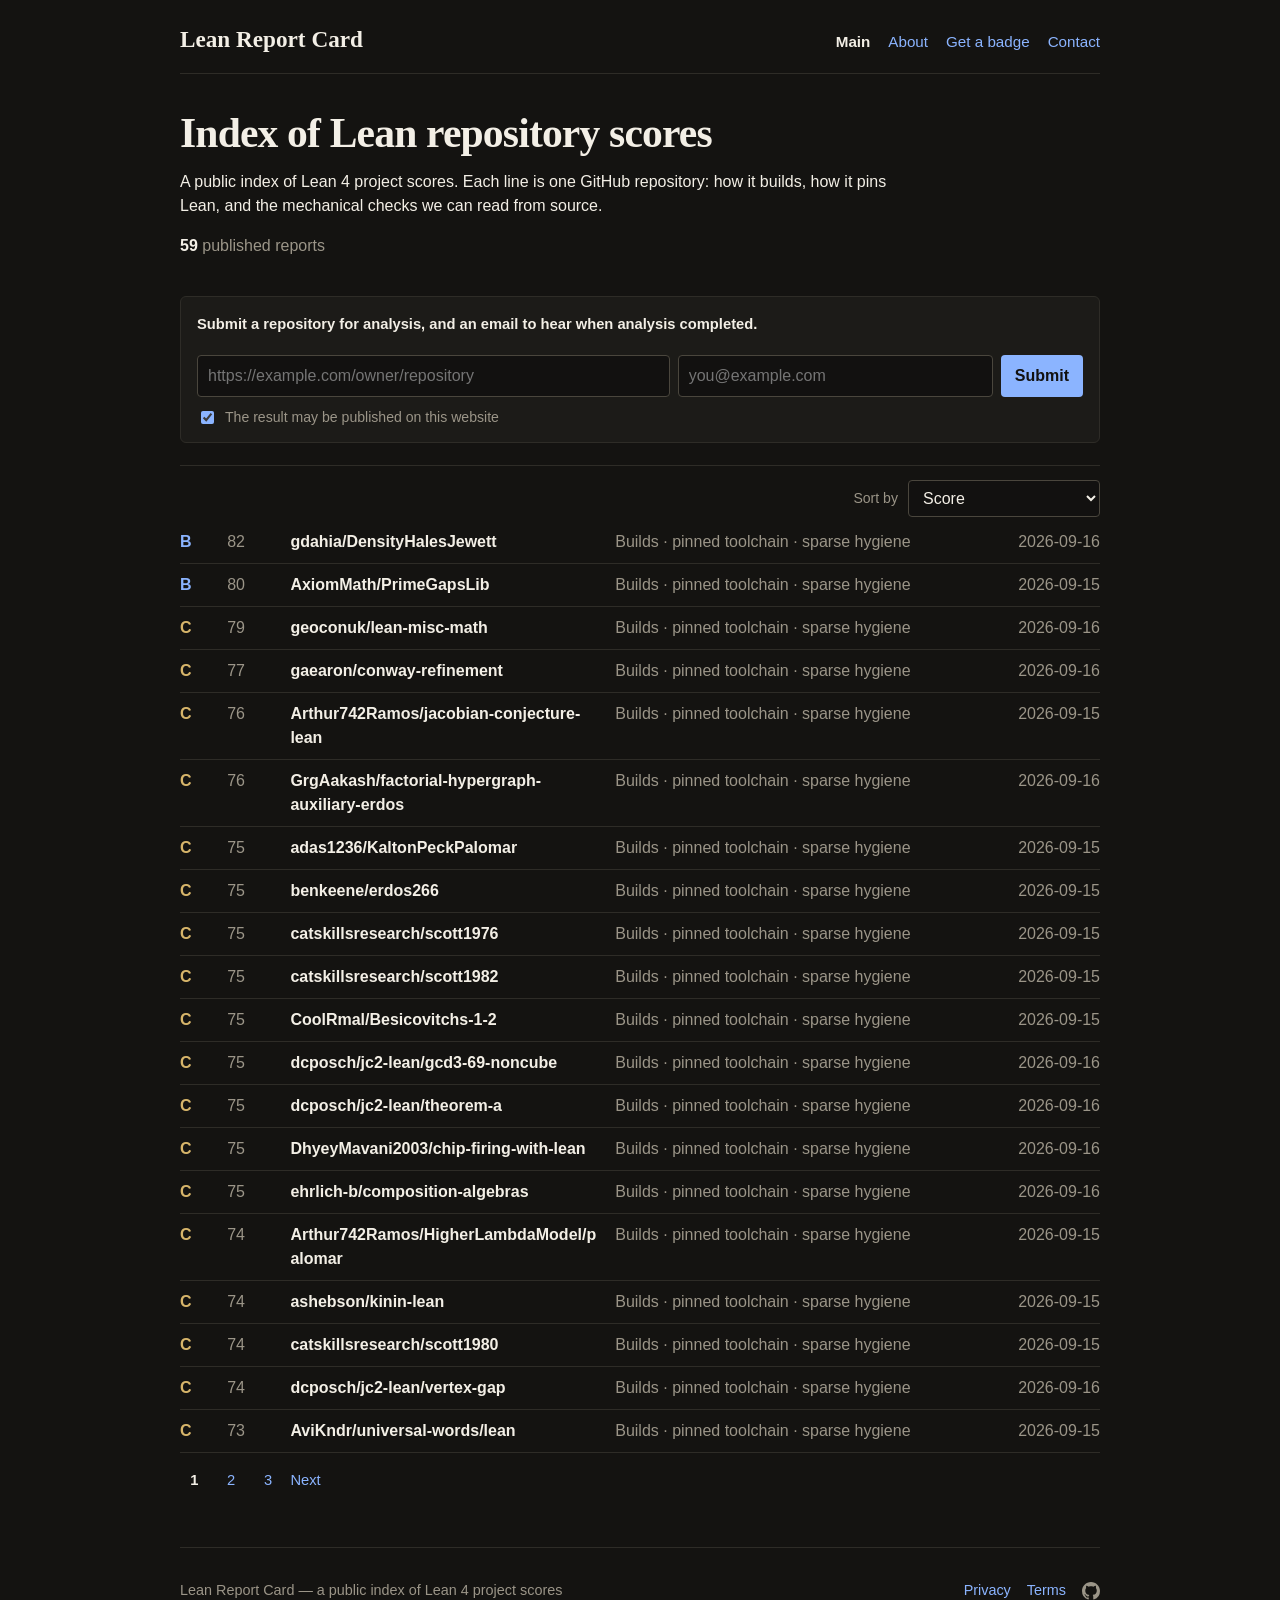
<file: site/index.html>
<!doctype html>
<html lang="en">
<head>
  <meta charset="utf-8">
  <meta name="viewport" content="width=device-width, initial-scale=1">
  <title>Lean Report Card</title>
  <link rel="stylesheet" href="css/site.css">
</head>
<body>
  <a class="skip-link" href="#registry">Skip to index</a>
  <header class="site-header">
    <a class="brand" href="./">Lean Report Card</a>
    <nav class="site-nav" aria-label="Main">
      <a href="./" aria-current="page">Main</a>
      <a href="/about">About</a>
      <button class="text-button" type="button" id="badge-open" aria-expanded="false" aria-controls="badge-panel">Get a badge</button>
      <button class="text-button" type="button" id="contact-open" aria-expanded="false" aria-controls="contact-panel">Contact</button>
    </nav>
  </header>

  <div class="modal-backdrop" id="modal-backdrop" hidden></div>
  <aside class="contact-panel" id="contact-panel" hidden role="dialog" aria-labelledby="contact-title">
    <div class="panel-head">
      <h2 id="contact-title">Want to reach out?</h2>
      <button class="icon-close" type="button" id="contact-close" aria-label="Close contact form">×</button>
    </div>
    <form id="contact-form">
      <label>Message
        <textarea name="message" required rows="6" maxlength="4000" placeholder="What should we know?"></textarea>
      </label>
      <label>Contact email
        <input name="email" type="email" required autocomplete="email" placeholder="you@example.com">
      </label>
      <button type="submit">Send</button>
    </form>
    <p id="contact-error" class="submit-error" role="alert" hidden></p>
    <p class="queued-note" id="contact-queued" hidden>Thanks — we received your message.</p>
  </aside>
  <aside class="badge-panel" id="badge-panel" hidden role="dialog" aria-labelledby="badge-title">
    <div class="panel-head">
      <h2 id="badge-title">Get a badge</h2>
      <button class="icon-close" type="button" id="badge-close" aria-label="Close badge instructions">×</button>
    </div>
    <p>Show the latest published grade next to your project. Use the markdown on GitHub, or on any Lean project registry that renders images. The host fetches the SVG; the badge links to the report on this site.</p>
    <ol>
      <li>Submit the repository on <a href="./">Main</a> and allow publication.</li>
      <li>Paste this into a README, a registry listing, or any other page that supports image badges, with your GitHub owner and repository name:</li>
    </ol>
    <label>GitHub repository
      <input id="badge-repository" type="text" placeholder="owner/repository" autocomplete="off">
    </label>
    <div class="badge-snippet-row">
      <label for="badge-snippet">Markdown</label>
      <textarea id="badge-snippet" readonly rows="3"></textarea>
    </div>
    <div class="badge-actions">
      <button type="button" id="badge-copy">Copy markdown</button>
    </div>
    <p class="badge-localhost" id="badge-localhost" hidden>Hosts such as GitHub cannot load images from localhost. After the site is deployed, use that public origin in the snippet.</p>
  </aside>

  <main class="page-shell">
    <section class="intro" id="intro">
      <h1>Index of Lean repository scores</h1>
      <p class="lede">A public index of Lean 4 project scores. Each line is one GitHub repository: how it builds, how it pins Lean, and the mechanical checks we can read from source.</p>
      <p class="counts"><strong id="report-count">—</strong> published reports</p>
    </section>

    <section class="submit-strip" id="score-card" aria-labelledby="submit-title">
      <form id="score-form">
        <h2 id="submit-title">Submit a repository for analysis, and an email to hear when analysis completed.</h2>
        <div class="submit-row">
          <label class="sr-only" for="repository">Repository URL</label>
          <input id="repository" name="repository" type="text" required placeholder="https://example.com/owner/repository" autocomplete="url">
          <label class="sr-only" for="email">Contact email</label>
          <input id="email" name="email" type="email" required autocomplete="email" placeholder="you@example.com">
          <button type="submit">Submit</button>
        </div>
        <label class="checkbox-label">
          <input name="publish" type="checkbox" value="on" checked>
          The result may be published on this website
        </label>
      </form>
      <p id="score-error" class="submit-error" role="alert" hidden></p>
      <div id="rescan-confirm" class="rescan-confirm" hidden></div>
      <p class="queued-note" id="score-queued" hidden>Submission queued, we'll email you the results.</p>
    </section>

    <section id="registry" class="registry" aria-label="Published reports">
      <div class="list-toolbar">
        <label for="sort-by">Sort by</label>
        <select id="sort-by">
          <option value="score">Score</option>
          <option value="date">Date added</option>
          <option value="name">Repository name</option>
        </select>
      </div>
      <div id="repo-list" class="repo-list"></div>
      <nav id="pagination" class="pagination" aria-label="Index pages"></nav>
    </section>

    <section id="result" class="result-section" hidden></section>
  </main>

  <footer class="site-footer">
    <p>Lean Report Card — a public index of Lean 4 project scores</p>
    <p class="footer-links">
      <a href="/privacy">Privacy</a>
      <a href="/terms">Terms</a>
      <a class="icon-link" href="https://github.com/vicsn/lean-report-card" aria-label="Source on GitHub" title="Source on GitHub">
        <svg viewBox="0 0 16 16" width="18" height="18" aria-hidden="true" focusable="false"><path fill="currentColor" d="M8 0c4.42 0 8 3.58 8 8a8.013 8.013 0 0 1-5.45 7.59c-.4.08-.55-.17-.55-.38 0-.27.01-1.13.01-2.2 0-.75-.25-1.23-.54-1.48 1.78-.2 3.65-.88 3.65-3.95 0-.88-.31-1.59-.82-2.15.08-.2.36-1.02-.08-2.12 0 0-.66-.21-2.2.82-.64-.18-1.32-.27-2-.27-.68 0-1.36.09-2 .27-1.54-1.04-2.2-.82-2.2-.82-.44 1.1-.16 1.92-.08 2.12-.51.56-.82 1.28-.82 2.15 0 3.06 1.86 3.75 3.64 3.95-.23.2-.44.55-.51 1.07-.52.23-1.61.55-2.33-.66-.15-.24-.6-.83-1.23-.82-.67.01-.27.38.01.53.34.19.73.9.82 1.13.16.45.68 1.31 2.69.94 0 .67.01 1.3.01 1.49 0 .21-.15.45-.55.38A7.995 7.995 0 0 1 0 8c0-4.42 3.58-8 8-8Z"/></svg>
      </a>
    </p>
  </footer>
  <script src="js/site.js"></script>
  <script src="js/app.js"></script>
</body>
</html>
</file>
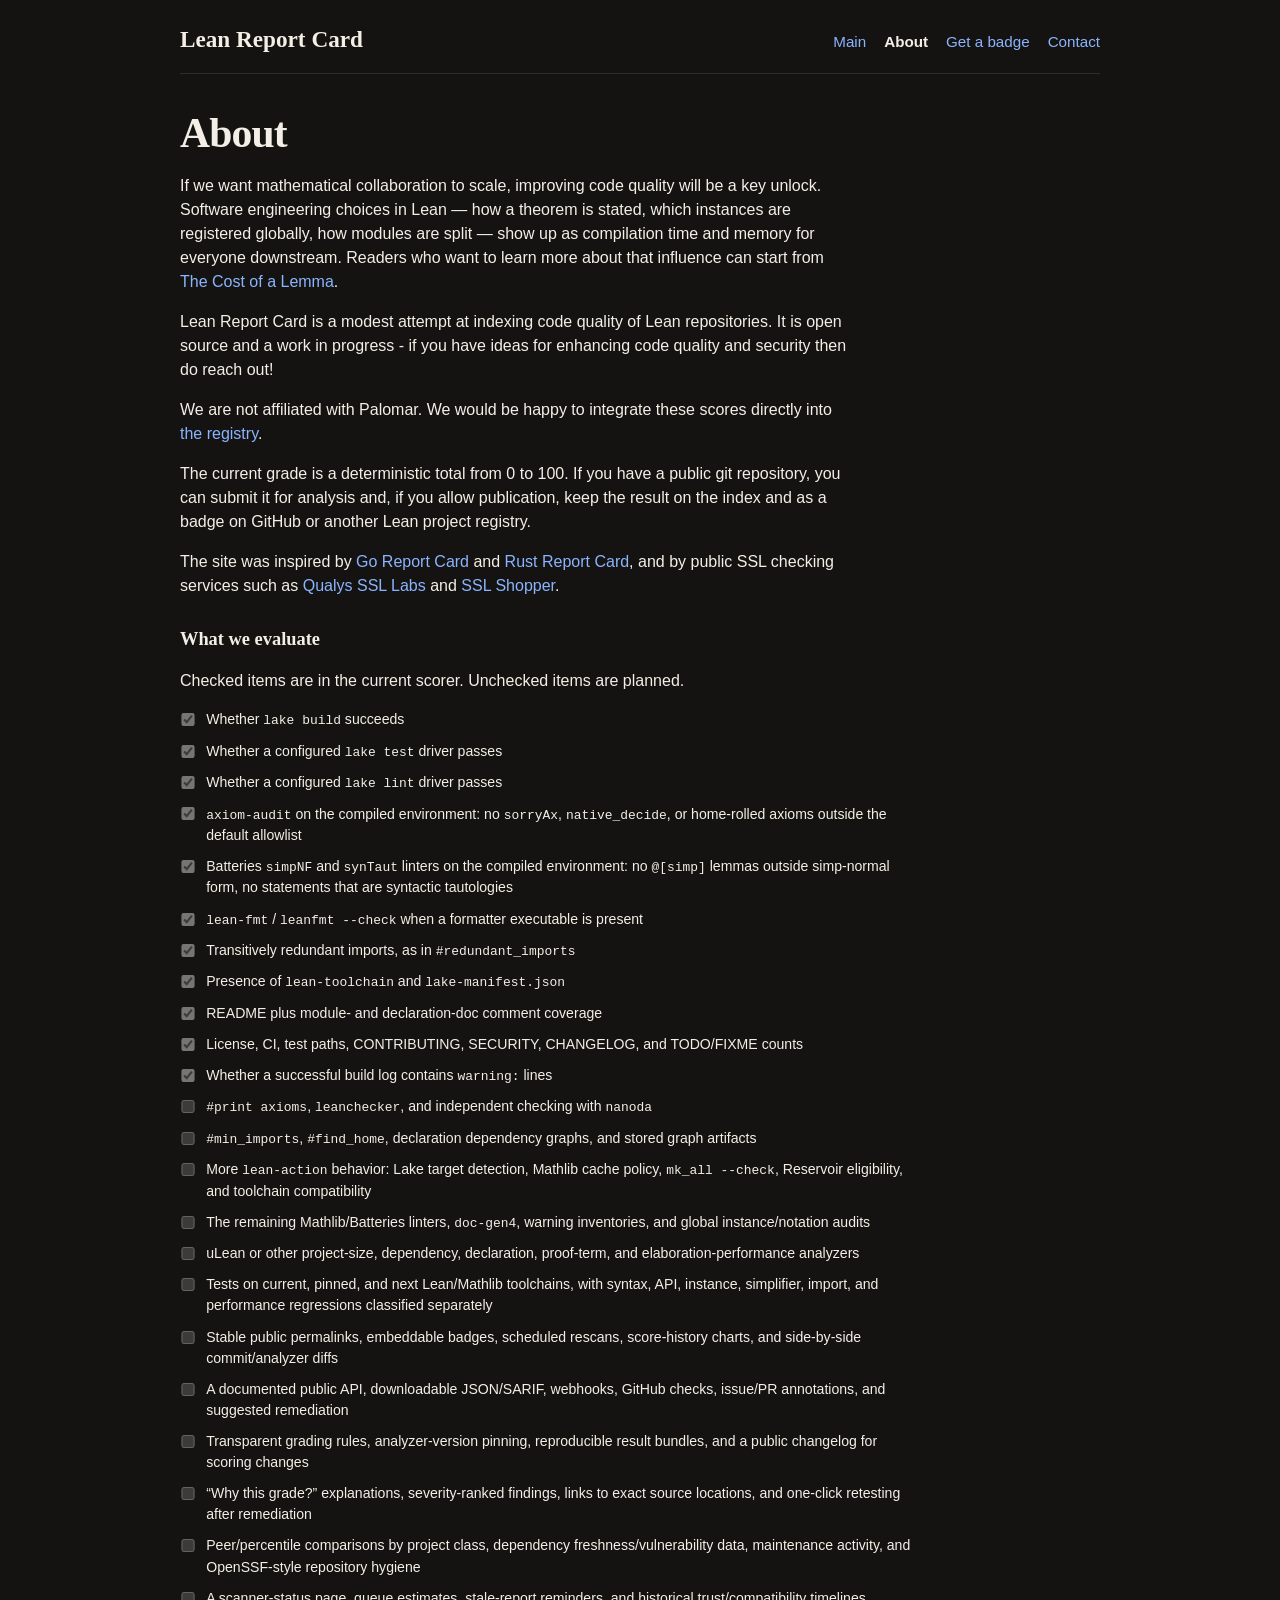
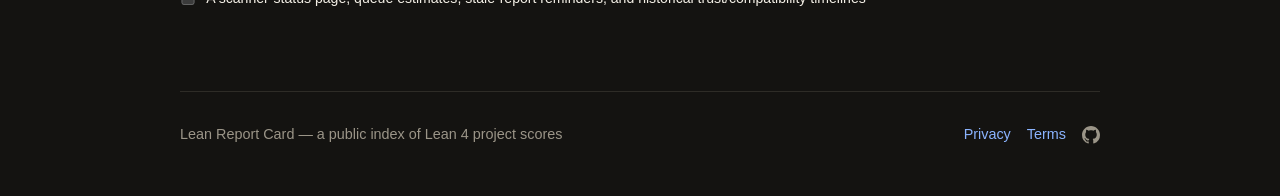
<file: site/about.html>
<!doctype html>
<html lang="en">
<head>
  <meta charset="utf-8">
  <meta name="viewport" content="width=device-width, initial-scale=1">
  <title>About · Lean Report Card</title>
  <link rel="stylesheet" href="css/site.css">
</head>
<body>
  <header class="site-header">
    <a class="brand" href="./">Lean Report Card</a>
    <nav class="site-nav" aria-label="Main">
      <a href="./">Main</a>
      <a href="/about" aria-current="page">About</a>
      <button class="text-button" type="button" id="badge-open" aria-expanded="false" aria-controls="badge-panel">Get a badge</button>
      <button class="text-button" type="button" id="contact-open" aria-expanded="false" aria-controls="contact-panel">Contact</button>
    </nav>
  </header>

  <div class="modal-backdrop" id="modal-backdrop" hidden></div>
  <aside class="contact-panel" id="contact-panel" hidden role="dialog" aria-labelledby="contact-title">
    <div class="panel-head">
      <h2 id="contact-title">Want to reach out?</h2>
      <button class="icon-close" type="button" id="contact-close" aria-label="Close contact form">×</button>
    </div>
    <form id="contact-form">
      <label>Message
        <textarea name="message" required rows="6" maxlength="4000" placeholder="What should we know?"></textarea>
      </label>
      <label>Contact email
        <input name="email" type="email" required autocomplete="email" placeholder="you@example.com">
      </label>
      <button type="submit">Send</button>
    </form>
    <p id="contact-error" class="submit-error" role="alert" hidden></p>
    <p class="queued-note" id="contact-queued" hidden>Thanks — we received your message.</p>
  </aside>
  <aside class="badge-panel" id="badge-panel" hidden role="dialog" aria-labelledby="badge-title">
    <div class="panel-head">
      <h2 id="badge-title">Get a badge</h2>
      <button class="icon-close" type="button" id="badge-close" aria-label="Close badge instructions">×</button>
    </div>
    <p>Show the latest published grade next to your project. Use the markdown on GitHub, or on any Lean project registry that renders images. The host fetches the SVG; the badge links to the report on this site.</p>
    <ol>
      <li>Submit the repository on <a href="./">Main</a> and allow publication.</li>
      <li>Paste this into a README, a registry listing, or any other page that supports image badges, with your GitHub owner and repository name:</li>
    </ol>
    <label>GitHub repository
      <input id="badge-repository" type="text" placeholder="owner/repository" autocomplete="off">
    </label>
    <div class="badge-snippet-row">
      <label for="badge-snippet">Markdown</label>
      <textarea id="badge-snippet" readonly rows="3"></textarea>
    </div>
    <div class="badge-actions">
      <button type="button" id="badge-copy">Copy markdown</button>
    </div>
    <p class="badge-localhost" id="badge-localhost" hidden>Hosts such as GitHub cannot load images from localhost. After the site is deployed, use that public origin in the snippet.</p>
  </aside>

  <main class="page-shell legal">
    <h1>About</h1>
    <p>If we want mathematical collaboration to scale, improving code quality will be a key unlock. Software engineering choices in Lean — how a theorem is stated, which instances are registered globally, how modules are split — show up as compilation time and memory for everyone downstream. Readers who want to learn more about that influence can start from <a href="https://victorsintnicolaas.substack.com/p/the-cost-of-a-lemma">The Cost of a Lemma</a>.</p>
    <p>Lean Report Card is a modest attempt at indexing code quality of Lean repositories. It is open source and a work in progress - if you have ideas for enhancing code quality and security then do reach out!</p>
    <p>We are not affiliated with Palomar. We would be happy to integrate these scores directly into <a href="https://palomar-registry.org">the registry</a>.</p>
    <p>The current grade is a deterministic total from 0 to 100. If you have a public git repository, you can submit it for analysis and, if you allow publication, keep the result on the index and as a badge on GitHub or another Lean project registry.</p>
    <p>The site was inspired by <a href="https://github.com/gojp/goreportcard">Go Report Card</a> and <a href="https://github.com/xuri/rust-reportcard">Rust Report Card</a>, and by public SSL checking services such as <a href="https://www.ssllabs.com/ssltest/">Qualys SSL Labs</a> and <a href="https://www.sslshopper.com/ssl-checker.html">SSL Shopper</a>.</p>
    <h2>What we evaluate</h2>
    <p>Checked items are in the current scorer. Unchecked items are planned.</p>
    <ul class="eval-checklist">
      <li><label><input type="checkbox" checked disabled><span>Whether <code>lake build</code> succeeds</span></label></li>
      <li><label><input type="checkbox" checked disabled><span>Whether a configured <code>lake test</code> driver passes</span></label></li>
      <li><label><input type="checkbox" checked disabled><span>Whether a configured <code>lake lint</code> driver passes</span></label></li>
      <li><label><input type="checkbox" checked disabled><span><code>axiom-audit</code> on the compiled environment: no <code>sorryAx</code>, <code>native_decide</code>, or home-rolled axioms outside the default allowlist</span></label></li>
      <li><label><input type="checkbox" checked disabled><span>Batteries <code>simpNF</code> and <code>synTaut</code> linters on the compiled environment: no <code>@[simp]</code> lemmas outside simp-normal form, no statements that are syntactic tautologies</span></label></li>
      <li><label><input type="checkbox" checked disabled><span><code>lean-fmt</code> / <code>leanfmt --check</code> when a formatter executable is present</span></label></li>
      <li><label><input type="checkbox" checked disabled><span>Transitively redundant imports, as in <code>#redundant_imports</code></span></label></li>
      <li><label><input type="checkbox" checked disabled><span>Presence of <code>lean-toolchain</code> and <code>lake-manifest.json</code></span></label></li>
      <li><label><input type="checkbox" checked disabled><span>README plus module- and declaration-doc comment coverage</span></label></li>
      <li><label><input type="checkbox" checked disabled><span>License, CI, test paths, CONTRIBUTING, SECURITY, CHANGELOG, and TODO/FIXME counts</span></label></li>
      <li><label><input type="checkbox" checked disabled><span>Whether a successful build log contains <code>warning:</code> lines</span></label></li>
      <li><label><input type="checkbox" disabled><span><code>#print axioms</code>, <code>leanchecker</code>, and independent checking with <code>nanoda</code></span></label></li>
      <li><label><input type="checkbox" disabled><span><code>#min_imports</code>, <code>#find_home</code>, declaration dependency graphs, and stored graph artifacts</span></label></li>
      <li><label><input type="checkbox" disabled><span>More <code>lean-action</code> behavior: Lake target detection, Mathlib cache policy, <code>mk_all --check</code>, Reservoir eligibility, and toolchain compatibility</span></label></li>
      <li><label><input type="checkbox" disabled><span>The remaining Mathlib/Batteries linters, <code>doc-gen4</code>, warning inventories, and global instance/notation audits</span></label></li>
      <li><label><input type="checkbox" disabled><span>uLean or other project-size, dependency, declaration, proof-term, and elaboration-performance analyzers</span></label></li>
      <li><label><input type="checkbox" disabled><span>Tests on current, pinned, and next Lean/Mathlib toolchains, with syntax, API, instance, simplifier, import, and performance regressions classified separately</span></label></li>
      <li><label><input type="checkbox" disabled><span>Stable public permalinks, embeddable badges, scheduled rescans, score-history charts, and side-by-side commit/analyzer diffs</span></label></li>
      <li><label><input type="checkbox" disabled><span>A documented public API, downloadable JSON/SARIF, webhooks, GitHub checks, issue/PR annotations, and suggested remediation</span></label></li>
      <li><label><input type="checkbox" disabled><span>Transparent grading rules, analyzer-version pinning, reproducible result bundles, and a public changelog for scoring changes</span></label></li>
      <li><label><input type="checkbox" disabled><span>“Why this grade?” explanations, severity-ranked findings, links to exact source locations, and one-click retesting after remediation</span></label></li>
      <li><label><input type="checkbox" disabled><span>Peer/percentile comparisons by project class, dependency freshness/vulnerability data, maintenance activity, and OpenSSF-style repository hygiene</span></label></li>
      <li><label><input type="checkbox" disabled><span>A scanner-status page, queue estimates, stale-report reminders, and historical trust/compatibility timelines</span></label></li>
    </ul>
  </main>

  <footer class="site-footer">
    <p>Lean Report Card — a public index of Lean 4 project scores</p>
    <p class="footer-links">
      <a href="/privacy">Privacy</a>
      <a href="/terms">Terms</a>
      <a class="icon-link" href="https://github.com/vicsn/lean-report-card" aria-label="Source on GitHub" title="Source on GitHub">
        <svg viewBox="0 0 16 16" width="18" height="18" aria-hidden="true" focusable="false"><path fill="currentColor" d="M8 0c4.42 0 8 3.58 8 8a8.013 8.013 0 0 1-5.45 7.59c-.4.08-.55-.17-.55-.38 0-.27.01-1.13.01-2.2 0-.75-.25-1.23-.54-1.48 1.78-.2 3.65-.88 3.65-3.95 0-.88-.31-1.59-.82-2.15.08-.2.36-1.02-.08-2.12 0 0-.66-.21-2.2.82-.64-.18-1.32-.27-2-.27-.68 0-1.36.09-2 .27-1.54-1.04-2.2-.82-2.2-.82-.44 1.1-.16 1.92-.08 2.12-.51.56-.82 1.28-.82 2.15 0 3.06 1.86 3.75 3.64 3.95-.23.2-.44.55-.51 1.07-.52.23-1.61.55-2.33-.66-.15-.24-.6-.83-1.23-.82-.67.01-.27.38.01.53.34.19.73.9.82 1.13.16.45.68 1.31 2.69.94 0 .67.01 1.3.01 1.49 0 .21-.15.45-.55.38A7.995 7.995 0 0 1 0 8c0-4.42 3.58-8 8-8Z"/></svg>
      </a>
    </p>
  </footer>
  <script src="js/site.js"></script>
</body>
</html>
</file>
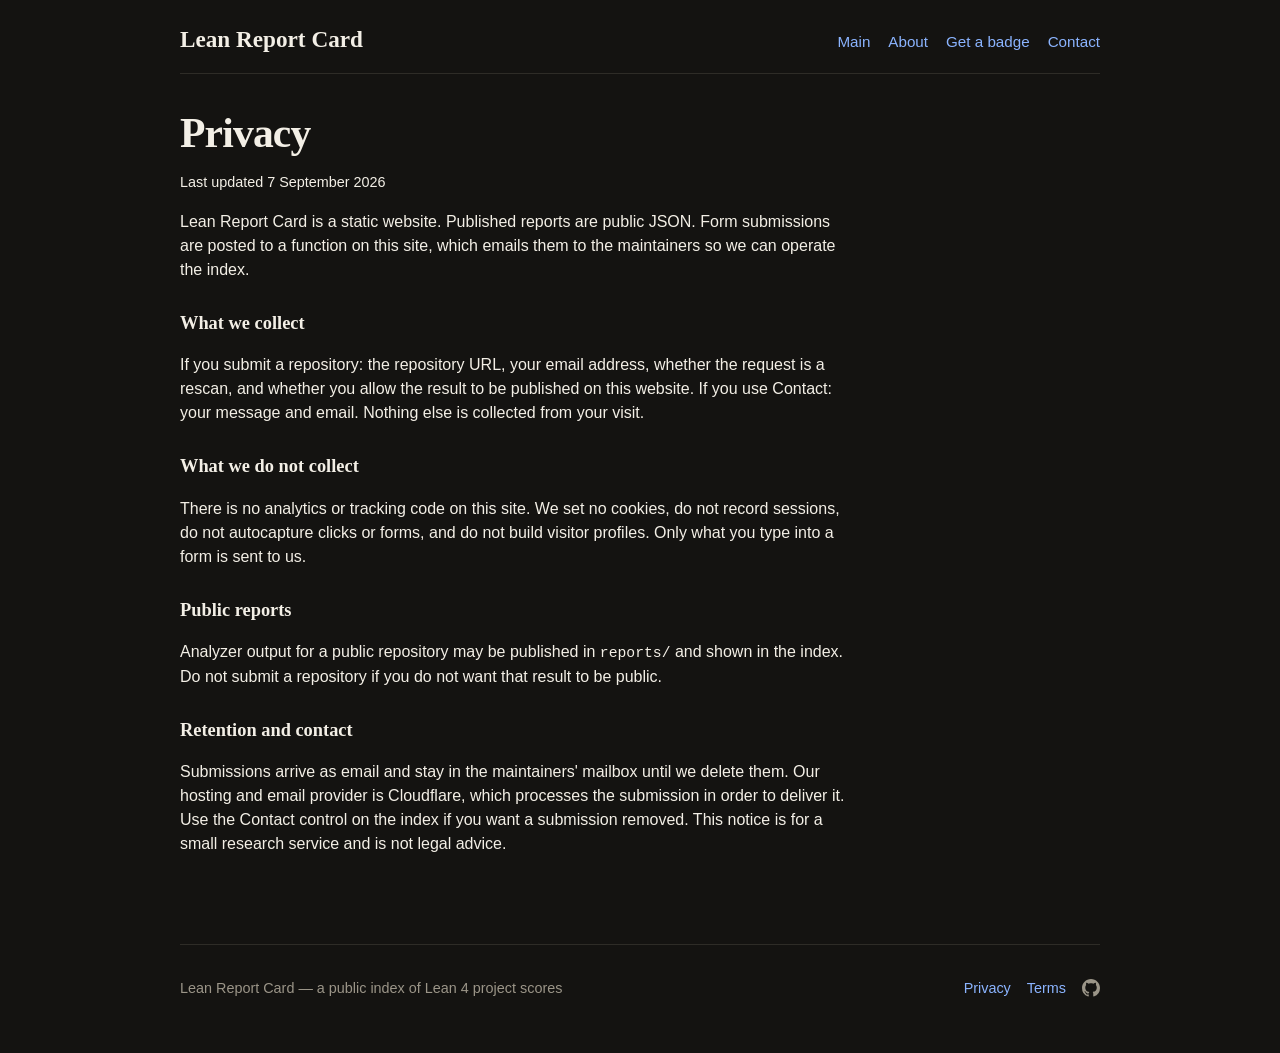
<file: site/privacy.html>
<!doctype html>
<html lang="en">
<head>
  <meta charset="utf-8">
  <meta name="viewport" content="width=device-width, initial-scale=1">
  <title>Privacy · Lean Report Card</title>
  <link rel="stylesheet" href="css/site.css">
</head>
<body>
  <header class="site-header">
    <a class="brand" href="./">Lean Report Card</a>
    <nav class="site-nav" aria-label="Main">
      <a href="./">Main</a>
      <a href="/about">About</a>
      <button class="text-button" type="button" id="badge-open" aria-expanded="false" aria-controls="badge-panel">Get a badge</button>
      <button class="text-button" type="button" id="contact-open" aria-expanded="false" aria-controls="contact-panel">Contact</button>
    </nav>
  </header>

  <div class="modal-backdrop" id="modal-backdrop" hidden></div>
  <aside class="contact-panel" id="contact-panel" hidden role="dialog" aria-labelledby="contact-title">
    <div class="panel-head">
      <h2 id="contact-title">Want to reach out?</h2>
      <button class="icon-close" type="button" id="contact-close" aria-label="Close contact form">×</button>
    </div>
    <form id="contact-form">
      <label>Message
        <textarea name="message" required rows="6" maxlength="4000" placeholder="What should we know?"></textarea>
      </label>
      <label>Contact email
        <input name="email" type="email" required autocomplete="email" placeholder="you@example.com">
      </label>
      <button type="submit">Send</button>
    </form>
    <p id="contact-error" class="submit-error" role="alert" hidden></p>
    <p class="queued-note" id="contact-queued" hidden>Thanks — we received your message.</p>
  </aside>
  <aside class="badge-panel" id="badge-panel" hidden role="dialog" aria-labelledby="badge-title">
    <div class="panel-head">
      <h2 id="badge-title">Get a badge</h2>
      <button class="icon-close" type="button" id="badge-close" aria-label="Close badge instructions">×</button>
    </div>
    <p>Show the latest published grade next to your project. Use the markdown on GitHub, or on any Lean project registry that renders images. The host fetches the SVG; the badge links to the report on this site.</p>
    <ol>
      <li>Submit the repository on <a href="./">Main</a> and allow publication.</li>
      <li>Paste this into a README, a registry listing, or any other page that supports image badges, with your GitHub owner and repository name:</li>
    </ol>
    <label>GitHub repository
      <input id="badge-repository" type="text" placeholder="owner/repository" autocomplete="off">
    </label>
    <div class="badge-snippet-row">
      <label for="badge-snippet">Markdown</label>
      <textarea id="badge-snippet" readonly rows="3"></textarea>
    </div>
    <div class="badge-actions">
      <button type="button" id="badge-copy">Copy markdown</button>
    </div>
    <p class="badge-localhost" id="badge-localhost" hidden>Hosts such as GitHub cannot load images from localhost. After the site is deployed, use that public origin in the snippet.</p>
  </aside>
  <main class="page-shell legal">
    <h1>Privacy</h1>
    <p class="updated">Last updated 7 September 2026</p>
    <p>Lean Report Card is a static website. Published reports are public JSON. Form submissions are posted to a function on this site, which emails them to the maintainers so we can operate the index.</p>
    <h2>What we collect</h2>
    <p>If you submit a repository: the repository URL, your email address, whether the request is a rescan, and whether you allow the result to be published on this website. If you use Contact: your message and email. Nothing else is collected from your visit.</p>
    <h2>What we do not collect</h2>
    <p>There is no analytics or tracking code on this site. We set no cookies, do not record sessions, do not autocapture clicks or forms, and do not build visitor profiles. Only what you type into a form is sent to us.</p>
    <h2>Public reports</h2>
    <p>Analyzer output for a public repository may be published in <code>reports/</code> and shown in the index. Do not submit a repository if you do not want that result to be public.</p>
    <h2>Retention and contact</h2>
    <p>Submissions arrive as email and stay in the maintainers' mailbox until we delete them. Our hosting and email provider is Cloudflare, which processes the submission in order to deliver it. Use the Contact control on the index if you want a submission removed. This notice is for a small research service and is not legal advice.</p>
  </main>
  <footer class="site-footer">
    <p>Lean Report Card — a public index of Lean 4 project scores</p>
    <p class="footer-links">
      <a href="/privacy">Privacy</a>
      <a href="/terms">Terms</a>
      <a class="icon-link" href="https://github.com/vicsn/lean-report-card" aria-label="Source on GitHub" title="Source on GitHub">
        <svg viewBox="0 0 16 16" width="18" height="18" aria-hidden="true" focusable="false"><path fill="currentColor" d="M8 0c4.42 0 8 3.58 8 8a8.013 8.013 0 0 1-5.45 7.59c-.4.08-.55-.17-.55-.38 0-.27.01-1.13.01-2.2 0-.75-.25-1.23-.54-1.48 1.78-.2 3.65-.88 3.65-3.95 0-.88-.31-1.59-.82-2.15.08-.2.36-1.02-.08-2.12 0 0-.66-.21-2.2.82-.64-.18-1.32-.27-2-.27-.68 0-1.36.09-2 .27-1.54-1.04-2.2-.82-2.2-.82-.44 1.1-.16 1.92-.08 2.12-.51.56-.82 1.28-.82 2.15 0 3.06 1.86 3.75 3.64 3.95-.23.2-.44.55-.51 1.07-.52.23-1.61.55-2.33-.66-.15-.24-.6-.83-1.23-.82-.67.01-.27.38.01.53.34.19.73.9.82 1.13.16.45.68 1.31 2.69.94 0 .67.01 1.3.01 1.49 0 .21-.15.45-.55.38A7.995 7.995 0 0 1 0 8c0-4.42 3.58-8 8-8Z"/></svg>
      </a>
    </p>
  </footer>
  <script src="js/site.js"></script>
</body>
</html>
</file>
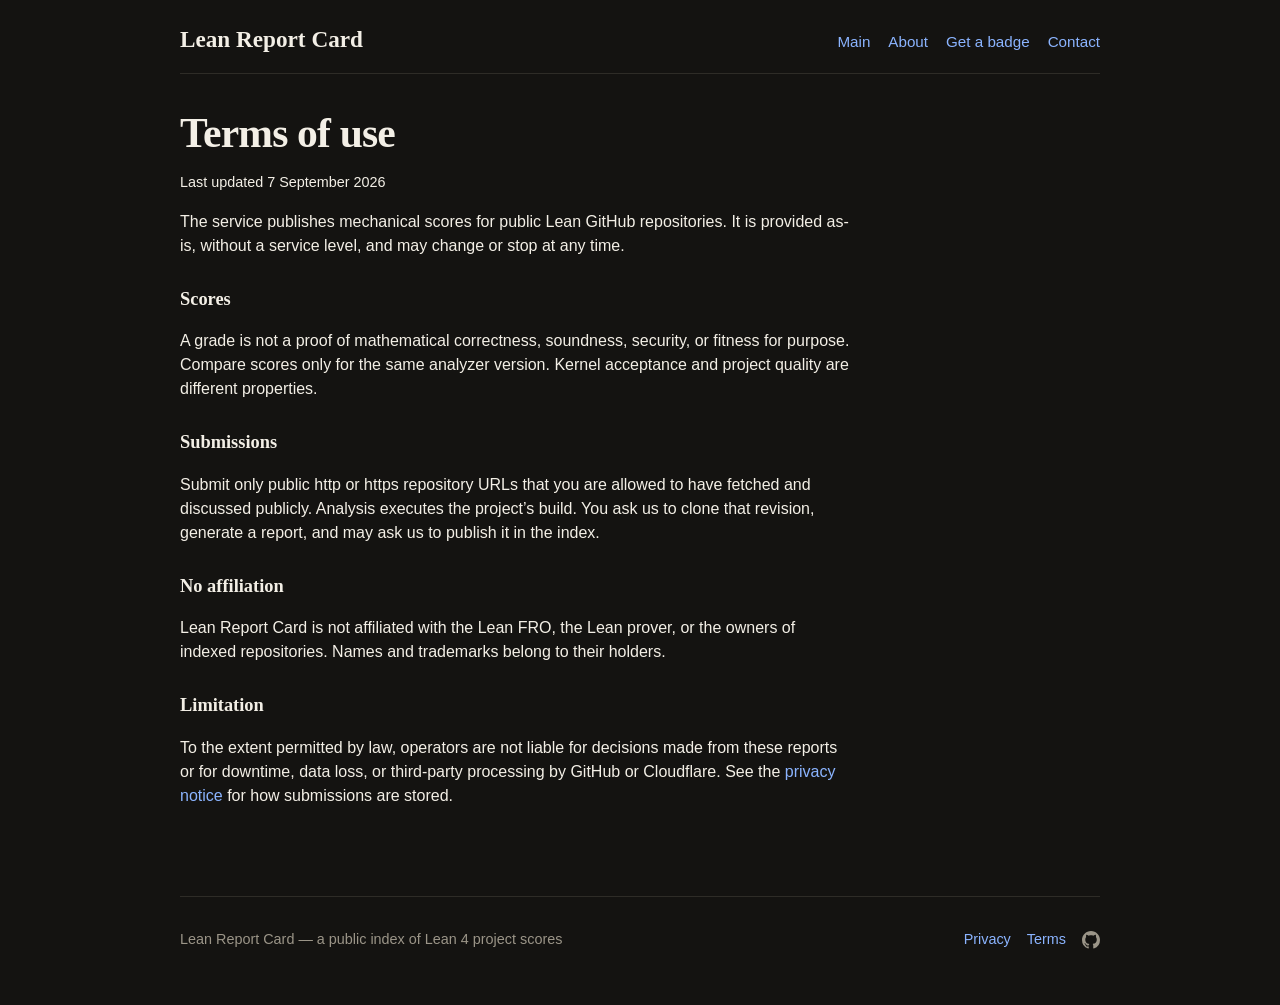
<file: site/terms.html>
<!doctype html>
<html lang="en">
<head>
  <meta charset="utf-8">
  <meta name="viewport" content="width=device-width, initial-scale=1">
  <title>Terms of use · Lean Report Card</title>
  <link rel="stylesheet" href="css/site.css">
</head>
<body>
  <header class="site-header">
    <a class="brand" href="./">Lean Report Card</a>
    <nav class="site-nav" aria-label="Main">
      <a href="./">Main</a>
      <a href="/about">About</a>
      <button class="text-button" type="button" id="badge-open" aria-expanded="false" aria-controls="badge-panel">Get a badge</button>
      <button class="text-button" type="button" id="contact-open" aria-expanded="false" aria-controls="contact-panel">Contact</button>
    </nav>
  </header>

  <div class="modal-backdrop" id="modal-backdrop" hidden></div>
  <aside class="contact-panel" id="contact-panel" hidden role="dialog" aria-labelledby="contact-title">
    <div class="panel-head">
      <h2 id="contact-title">Want to reach out?</h2>
      <button class="icon-close" type="button" id="contact-close" aria-label="Close contact form">×</button>
    </div>
    <form id="contact-form">
      <label>Message
        <textarea name="message" required rows="6" maxlength="4000" placeholder="What should we know?"></textarea>
      </label>
      <label>Contact email
        <input name="email" type="email" required autocomplete="email" placeholder="you@example.com">
      </label>
      <button type="submit">Send</button>
    </form>
    <p id="contact-error" class="submit-error" role="alert" hidden></p>
    <p class="queued-note" id="contact-queued" hidden>Thanks — we received your message.</p>
  </aside>
  <aside class="badge-panel" id="badge-panel" hidden role="dialog" aria-labelledby="badge-title">
    <div class="panel-head">
      <h2 id="badge-title">Get a badge</h2>
      <button class="icon-close" type="button" id="badge-close" aria-label="Close badge instructions">×</button>
    </div>
    <p>Show the latest published grade next to your project. Use the markdown on GitHub, or on any Lean project registry that renders images. The host fetches the SVG; the badge links to the report on this site.</p>
    <ol>
      <li>Submit the repository on <a href="./">Main</a> and allow publication.</li>
      <li>Paste this into a README, a registry listing, or any other page that supports image badges, with your GitHub owner and repository name:</li>
    </ol>
    <label>GitHub repository
      <input id="badge-repository" type="text" placeholder="owner/repository" autocomplete="off">
    </label>
    <div class="badge-snippet-row">
      <label for="badge-snippet">Markdown</label>
      <textarea id="badge-snippet" readonly rows="3"></textarea>
    </div>
    <div class="badge-actions">
      <button type="button" id="badge-copy">Copy markdown</button>
    </div>
    <p class="badge-localhost" id="badge-localhost" hidden>Hosts such as GitHub cannot load images from localhost. After the site is deployed, use that public origin in the snippet.</p>
  </aside>
  <main class="page-shell legal">
    <h1>Terms of use</h1>
    <p class="updated">Last updated 7 September 2026</p>
    <p>The service publishes mechanical scores for public Lean GitHub repositories. It is provided as-is, without a service level, and may change or stop at any time.</p>
    <h2>Scores</h2>
    <p>A grade is not a proof of mathematical correctness, soundness, security, or fitness for purpose. Compare scores only for the same analyzer version. Kernel acceptance and project quality are different properties.</p>
    <h2>Submissions</h2>
    <p>Submit only public http or https repository URLs that you are allowed to have fetched and discussed publicly. Analysis executes the project’s build. You ask us to clone that revision, generate a report, and may ask us to publish it in the index.</p>
    <h2>No affiliation</h2>
    <p>Lean Report Card is not affiliated with the Lean FRO, the Lean prover, or the owners of indexed repositories. Names and trademarks belong to their holders.</p>
    <h2>Limitation</h2>
    <p>To the extent permitted by law, operators are not liable for decisions made from these reports or for downtime, data loss, or third-party processing by GitHub or Cloudflare. See the <a href="/privacy">privacy notice</a> for how submissions are stored.</p>
  </main>
  <footer class="site-footer">
    <p>Lean Report Card — a public index of Lean 4 project scores</p>
    <p class="footer-links">
      <a href="/privacy">Privacy</a>
      <a href="/terms">Terms</a>
      <a class="icon-link" href="https://github.com/vicsn/lean-report-card" aria-label="Source on GitHub" title="Source on GitHub">
        <svg viewBox="0 0 16 16" width="18" height="18" aria-hidden="true" focusable="false"><path fill="currentColor" d="M8 0c4.42 0 8 3.58 8 8a8.013 8.013 0 0 1-5.45 7.59c-.4.08-.55-.17-.55-.38 0-.27.01-1.13.01-2.2 0-.75-.25-1.23-.54-1.48 1.78-.2 3.65-.88 3.65-3.95 0-.88-.31-1.59-.82-2.15.08-.2.36-1.02-.08-2.12 0 0-.66-.21-2.2.82-.64-.18-1.32-.27-2-.27-.68 0-1.36.09-2 .27-1.54-1.04-2.2-.82-2.2-.82-.44 1.1-.16 1.92-.08 2.12-.51.56-.82 1.28-.82 2.15 0 3.06 1.86 3.75 3.64 3.95-.23.2-.44.55-.51 1.07-.52.23-1.61.55-2.33-.66-.15-.24-.6-.83-1.23-.82-.67.01-.27.38.01.53.34.19.73.9.82 1.13.16.45.68 1.31 2.69.94 0 .67.01 1.3.01 1.49 0 .21-.15.45-.55.38A7.995 7.995 0 0 1 0 8c0-4.42 3.58-8 8-8Z"/></svg>
      </a>
    </p>
  </footer>
  <script src="js/site.js"></script>
</body>
</html>
</file>
<file: site/css/site.css>
:root {
  color-scheme: dark;
  --bg: #141311;
  --paper: #1c1b18;
  --ink: #f3efe6;
  --muted: #9b9588;
  --line: #2e2c27;
  --accent: #8bb4ff;
  --accent-hover: #c5d8ff;
  --good: #8fce9b;
  --warn: #d7b56a;
  --bad: #e08b84;
  --radius: 6px;
  --serif: "Iowan Old Style", Palatino, "Palatino Linotype", "Times New Roman", serif;
  --sans: "Helvetica Neue", Helvetica, Arial, sans-serif;
}

* { box-sizing: border-box; }
[hidden] { display: none !important; }
html, body { margin: 0; min-height: 100%; }
body {
  color: var(--ink);
  background: var(--bg);
  font-family: var(--sans);
  font-size: 16px;
  line-height: 1.5;
}
a { color: var(--accent); text-decoration: none; }
a:hover { color: var(--accent-hover); text-decoration: underline; }
code { font-family: ui-monospace, SFMono-Regular, Menlo, Consolas, monospace; font-size: .92em; }

.skip-link {
  position: absolute;
  left: -999px;
  top: 0;
}
.skip-link:focus { left: 12px; background: var(--paper); padding: 8px 12px; z-index: 40; }

.site-header, .site-footer, .page-shell {
  width: min(920px, calc(100% - 40px));
  margin-inline: auto;
}
.site-header {
  display: flex;
  justify-content: space-between;
  align-items: baseline;
  gap: 16px 24px;
  flex-wrap: wrap;
  padding: 22px 0 16px;
  border-bottom: 1px solid var(--line);
}
.brand {
  color: var(--ink);
  font-family: var(--serif);
  font-size: 1.45rem;
  font-weight: 700;
  text-decoration: none;
}
.brand:hover { color: var(--ink); text-decoration: none; }
.site-nav { display: flex; gap: 12px 18px; align-items: baseline; flex-wrap: wrap; font-size: .95rem; }
.site-nav a[aria-current="page"] { color: var(--ink); font-weight: 650; }
.text-button {
  background: none;
  border: 0;
  padding: 0;
  color: var(--accent);
  font: inherit;
  cursor: pointer;
}
.text-button:hover { color: var(--accent-hover); text-decoration: underline; }

.intro { padding: 36px 0 22px; }
h1 {
  font-family: var(--serif);
  font-size: clamp(1.8rem, 4vw, 2.6rem);
  font-weight: 700;
  letter-spacing: -.02em;
  line-height: 1.15;
  margin: 0 0 12px;
}
.lede { color: var(--ink); max-width: 46rem; margin: 0 0 16px; }
.counts { color: var(--muted); margin: 0; }
.counts strong { color: var(--ink); font-weight: 650; }

.registry { border-top: 1px solid var(--line); }
.list-toolbar {
  display: flex;
  align-items: center;
  justify-content: flex-end;
  gap: 10px;
  padding: 14px 0 4px;
}
.list-toolbar label {
  display: inline;
  color: var(--muted);
  font-size: .88rem;
}
.list-toolbar select {
  width: auto;
  min-width: 12rem;
}
.repo-list { list-style: none; margin: 0; padding: 0; }
.repo-row {
  display: grid;
  grid-template-columns: 2.2rem 3.2rem minmax(12rem, 1.4fr) minmax(12rem, 1.6fr) 7.2rem;
  gap: 12px;
  align-items: baseline;
  padding: 9px 0;
  border-bottom: 1px solid var(--line);
  color: inherit;
  text-decoration: none;
}
.repo-row:hover { color: inherit; text-decoration: none; background: rgba(255,255,255,.03); }
.repo-grade { font-weight: 750; font-variant-numeric: tabular-nums; }
.repo-score { color: var(--muted); font-variant-numeric: tabular-nums; }
.repo-slug { font-weight: 600; overflow-wrap: anywhere; }
.repo-summary { color: var(--muted); overflow: hidden; text-overflow: ellipsis; white-space: nowrap; }
.repo-date { color: var(--muted); font-variant-numeric: tabular-nums; text-align: right; }
.grade-a { color: var(--good); }
.grade-b { color: var(--accent); }
.grade-c { color: var(--warn); }
.grade-d, .grade-f { color: var(--bad); }

.pagination {
  display: flex;
  flex-wrap: wrap;
  gap: 8px;
  align-items: center;
  padding: 16px 0 8px;
  color: var(--muted);
  font-size: .92rem;
}
.pagination a, .pagination span {
  min-width: 1.8rem;
  text-align: center;
}
.pagination .current { color: var(--ink); font-weight: 700; }

.submit-strip {
  margin: 16px 0 22px;
  padding: 16px 16px 14px;
  border: 1px solid var(--line);
  border-radius: var(--radius);
  background: var(--paper);
}
.submit-strip h2 {
  font-family: var(--sans);
  font-size: .92rem;
  font-weight: 650;
  margin: 0 0 10px;
}
#score-form { display: grid; gap: 10px; }
.submit-row {
  display: grid;
  grid-template-columns: minmax(0, 1.5fr) minmax(12rem, 1fr) auto;
  gap: 8px;
}
.checkbox-label {
  display: flex;
  align-items: center;
  gap: 8px;
  font-size: .88rem;
  font-weight: 500;
  color: var(--muted);
}
.checkbox-label input { width: auto; accent-color: var(--accent); }
#contact-form { display: grid; gap: 12px; }
label { display: grid; gap: 6px; font-size: .88rem; }
.sr-only {
  position: absolute;
  width: 1px;
  height: 1px;
  padding: 0;
  margin: -1px;
  overflow: hidden;
  clip: rect(0,0,0,0);
  border: 0;
}
input, textarea, select {
  width: 100%;
  border: 1px solid #4a463d;
  border-radius: 4px;
  background: #121110;
  color: var(--ink);
  font: inherit;
  padding: 8px 10px;
}
input:focus, textarea:focus, select:focus { outline: 2px solid rgba(139, 180, 255, .45); border-color: var(--accent); }
button[type="submit"] {
  border: 0;
  border-radius: 4px;
  padding: 8px 14px;
  font: inherit;
  font-weight: 650;
  background: var(--accent);
  color: #121110;
  cursor: pointer;
  white-space: nowrap;
}
button[type="submit"]:hover { background: var(--accent-hover); }
.queued-note { margin: 10px 0 0; font-weight: 650; }
.submit-error {
  margin: 10px 0 0;
  color: var(--bad);
  font-size: .92rem;
  font-weight: 650;
}
.rescan-confirm {
  margin-top: 12px;
  padding-top: 10px;
  border-top: 1px solid var(--line);
  color: var(--muted);
  font-size: .92rem;
}
.rescan-actions { display: flex; gap: 12px; align-items: center; margin-top: 8px; }
.rescan-actions button {
  background: none;
  border: 1px solid var(--line);
  color: var(--ink);
  border-radius: 4px;
  padding: 6px 10px;
  font: inherit;
  cursor: pointer;
}

.modal-backdrop {
  position: fixed;
  inset: 0;
  background: rgba(0, 0, 0, .45);
  z-index: 21;
}
.contact-panel, .badge-panel {
  position: fixed;
  z-index: 22;
  background: var(--paper);
  border: 1px solid var(--line);
  border-radius: var(--radius);
  padding: 18px;
}
.contact-panel {
  top: 52px;
  right: 16px;
  width: min(380px, calc(100% - 32px));
}
.badge-panel {
  top: 50%;
  left: 50%;
  transform: translate(-50%, -50%);
  width: min(520px, calc(100% - 32px));
  max-height: calc(100vh - 48px);
  overflow: auto;
}
.panel-head { display: flex; justify-content: space-between; align-items: start; gap: 12px; margin-bottom: 12px; }
.contact-panel h2, .badge-panel h2 { font-family: var(--serif); font-size: 1.2rem; margin: 0; }
.badge-panel p { margin: 0 0 12px; }
.badge-panel ol { margin: 0 0 14px; padding-left: 1.2rem; }
.badge-panel li { margin: 0 0 8px; }
.badge-snippet-row { display: grid; gap: 8px; }
.badge-snippet-row textarea {
  min-height: 4.8rem;
  resize: vertical;
  font-family: ui-monospace, SFMono-Regular, Menlo, Consolas, monospace;
  font-size: .82rem;
  line-height: 1.45;
}
.badge-actions { display: flex; gap: 10px; align-items: center; }
.badge-actions button {
  border: 0;
  border-radius: 4px;
  padding: 8px 14px;
  font: inherit;
  font-weight: 650;
  background: var(--accent);
  color: #121110;
  cursor: pointer;
}
.badge-actions button:hover { background: var(--accent-hover); }
.badge-localhost { color: var(--warn); font-size: .88rem; margin: 10px 0 0; }
.icon-close { background: none; border: 0; color: var(--ink); font-size: 1.5rem; line-height: 1; cursor: pointer; }

.result-section { margin: 20px 0; padding-top: 8px; border-top: 1px solid var(--line); }
.back-link { display: inline-block; margin-bottom: 16px; }
.report-hero { display: grid; grid-template-columns: minmax(0, 1fr) auto; gap: 24px; align-items: center; margin-bottom: 18px; }
.report-hero h2 { font-family: var(--serif); font-size: 1.8rem; margin: 6px 0; }
.eyebrow { color: var(--muted); font-size: .78rem; letter-spacing: .08em; text-transform: uppercase; margin: 0; }
.grade-card { display: grid; place-items: center; min-width: 120px; min-height: 120px; border: 1px solid var(--line); border-radius: var(--radius); }
.grade { font-family: var(--serif); font-size: 3.4rem; line-height: .85; }
.score { color: var(--muted); font-weight: 650; }
.meta-grid { display: grid; grid-template-columns: repeat(2, 1fr); gap: 1px; background: var(--line); border: 1px solid var(--line); margin-bottom: 18px; }
.meta-grid div { background: var(--paper); padding: 12px 14px; }
.meta-grid span { color: var(--muted); font-size: .75rem; text-transform: uppercase; letter-spacing: .06em; display: block; }
.check-grid { display: grid; gap: 10px; }
.check-card { border: 1px solid var(--line); padding: 14px; background: var(--paper); }
.check-card p { color: var(--muted); }
.check-topline { display: flex; justify-content: space-between; }
.status { font-size: 1rem; font-weight: 750; text-transform: uppercase; letter-spacing: .04em; }
.status-passed, .status-succeeded { color: var(--good); }
.status-warning { color: var(--warn); }
.status-failed { color: var(--bad); }
.status-unavailable, .status-skipped { color: var(--muted); }
.alert { border: 1px solid var(--line); padding: 10px 12px; margin: 12px 0; }
.alert.error { border-color: var(--bad); color: var(--bad); }

.site-footer {
  display: flex;
  justify-content: space-between;
  gap: 16px;
  flex-wrap: wrap;
  color: var(--muted);
  border-top: 1px solid var(--line);
  margin-top: 48px;
  padding: 18px 0 40px;
  font-size: .9rem;
}
.footer-links { display: flex; align-items: center; gap: 16px; margin: 0; }
.footer-links .icon-link { display: inline-flex; color: inherit; }
.footer-links .icon-link:hover { color: var(--ink); }

.legal { padding: 36px 0 24px; }
.legal h1 { margin-bottom: 8px; }
.legal h2 { font-family: var(--serif); font-size: 1.15rem; margin: 28px 0 8px; }
.legal p, .legal li { color: var(--ink); max-width: 42rem; }
.eval-checklist {
  list-style: none;
  margin: 12px 0 0;
  padding: 0;
  max-width: 46rem;
}
.eval-checklist li {
  margin: 0 0 10px;
  max-width: none;
}
.eval-checklist label {
  display: grid;
  grid-template-columns: 1.15em minmax(0, 1fr);
  column-gap: 10px;
  align-items: start;
}
.eval-checklist input {
  margin: .28em 0 0;
  accent-color: var(--good);
}
.eval-checklist span {
  min-width: 0;
  overflow-wrap: break-word;
}
.eval-checklist code {
  white-space: nowrap;
}
.updated { color: var(--muted); font-size: .9rem; }

@media (max-width: 800px) {
  .repo-row {
    grid-template-columns: 2rem 2.6rem minmax(0, 1fr) auto;
  }
  .repo-summary { display: none; }
  #score-form { grid-template-columns: 1fr; }
  .submit-row { grid-template-columns: 1fr; }
  .report-hero, .meta-grid { grid-template-columns: 1fr; }
  .site-footer { flex-direction: column; }
}
</file>
